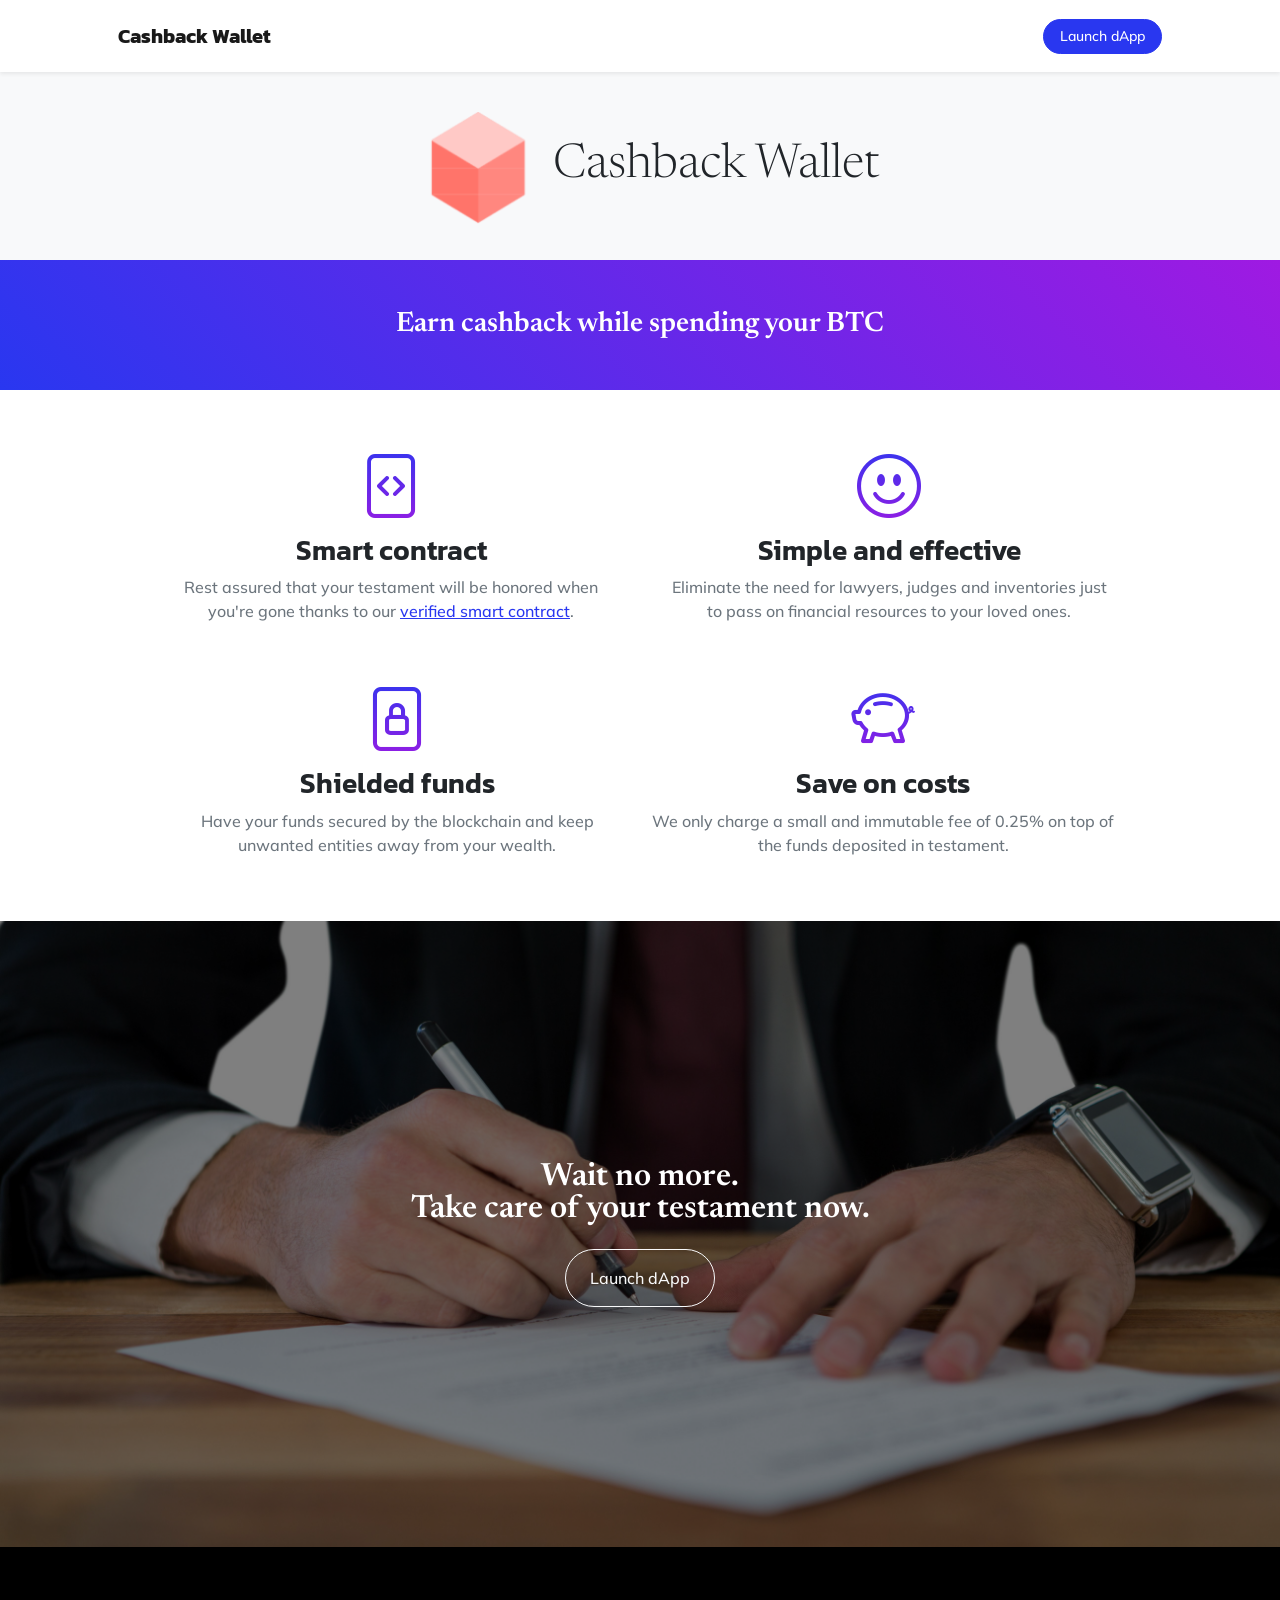
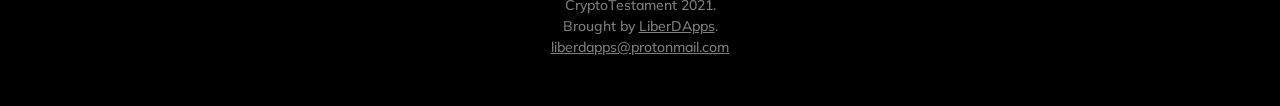
<file: index.html>
<!DOCTYPE html>
<html lang="en">

<head>
  <meta charset="utf-8">
  <meta http-equiv="X-UA-Compatible" content="IE=edge">
  <meta name="viewport" content="width=device-width, initial-scale=1">
  <title>Cashback Wallet | Earn cashback while spending your BTC</title>
  <link href="css/styles.css" rel="stylesheet" />
  <link href="https://cdn.jsdelivr.net/npm/bootstrap-icons@1.5.0/font/bootstrap-icons.css" rel="stylesheet" />
  <link rel="preconnect" href="https://fonts.gstatic.com" />
  <link href="https://fonts.googleapis.com/css2?family=Newsreader:ital,wght@0,600;1,600&amp;display=swap"
    rel="stylesheet" />
  <link
    href="https://fonts.googleapis.com/css2?family=Mulish:ital,wght@0,300;0,500;0,600;0,700;1,300;1,500;1,600;1,700&amp;display=swap"
    rel="stylesheet" />
  <link href="https://fonts.googleapis.com/css2?family=Kanit:ital,wght@0,400;1,400&amp;display=swap" rel="stylesheet" />
  <script src="https://ajax.googleapis.com/ajax/libs/jquery/1.12.4/jquery.min.js"></script>
</head>

<body id="page-top">
  <div id="app">
    <!-- Navigation-->
    <nav class="navbar navbar-expand-lg navbar-light fixed-top shadow-sm" id="mainNav">
      <div class="container px-5">
        <a class="navbar-brand fw-bold" href="#page-top">Cashback Wallet</a>
        <div>
          <a href="app.html" target="_blank" class="btn btn-primary rounded-pill px-3 mb-2 mb-lg-0">
            <span class="d-flex align-items-center">
              <span class="small">Launch dApp</span>
            </span>
          </a>
        </div>
      </div>
    </nav>
    <!-- Mashead header-->
    <header class="masthead">
      <div class="container px-3">
        <div class="d-flex gx-5 align-items-center" style="flex-direction: column">
          <div class="col-xs-12">
            <!-- Mashead text and app badges-->
            <div class="mb-0 text-center">
              <div class="d-flex align-items-center">
                <div class="px-3">
                  <img class="img-fluid" src="assets/img/icon.png" width="120px" />
                </div>
                <div>
                  <h1 class="display-5 lh-1 mb-2">Cashback Wallet</h1>
                </div>
              </div>
            </div>
          </div>
        </div>
      </div>
    </header>
    <!-- Quote/testimonial aside-->
    <aside class="text-center bg-gradient-primary-to-secondary">
      <div class="container px-5">
        <div class="row gx-5 justify-content-center">
          <div class="col-sm-12">
            <div class="h2 fs-3 text-white mb-0">
              <p class="mb-0">Earn cashback while spending your BTC</p>
            </div>
          </div>
        </div>
      </div>
    </aside>
    <!-- App features section-->
    <section id="features">
      <div class="container px-5">
        <div class="row gx-5 align-items-center mb-3">
          <div class="col-sm-12 mb-0">
            <div class="container-fluid px-5">
              <div class="row gx-5">
                <div class="col-lg-6 mb-5">
                  <!-- Feature item-->
                  <div class="text-center">
                    <i class="bi-file-code icon-feature text-gradient d-block mb-0"></i>
                    <h3 class="font-alt">Smart contract</h3>
                    <p class="text-muted mb-0">Rest assured that your testament will be honored when you're gone thanks
                      to our <a href="https://explorer.rsk.co/address/0x9f386392833fa09b9064cc49f0acbb20d4d1937b" target="_blank">verified smart contract</a>.</p>
                  </div>
                </div>
                <div class="col-lg-6 mb-5">
                  <!-- Feature item-->
                  <div class="text-center">
                    <i class="bi-emoji-smile icon-feature text-gradient d-block mb-0"></i>
                    <h3 class="font-alt">Simple and effective</h3>
                    <p class="text-muted mb-0">Eliminate the need for lawyers, judges and inventories just to pass on
                      financial resources to your loved ones.</p>
                  </div>
                </div>
              </div>
              <div class="row">
                <div class="col-lg-6 mb-5 mb-lg-0">
                  <!-- Feature item-->
                  <div class="text-center">
                    <i class="bi-file-lock icon-feature text-gradient d-block mb-0"></i>
                    <h3 class="font-alt">Shielded funds</h3>
                    <p class="text-muted mb-0">Have your funds secured by the blockchain and keep unwanted entities away
                      from your wealth.</p>
                  </div>
                </div>
                <div class="col-lg-6  mb-0">
                  <!-- Feature item-->
                  <div class="text-center">
                    <i class="bi-piggy-bank icon-feature text-gradient d-block mb-0"></i>
                    <h3 class="font-alt">Save on costs</h3>
                    <p class="text-muted mb-0"> We only charge a small and immutable fee of 0.25% on top of the funds
                      deposited in testament.</p>
                  </div>
                </div>
              </div>
            </div>
          </div>
        </div>
      </div>
    </section>

    <!-- Call to action section-->
    <section class="cta">
      <div class="cta-content">
        <div class="container px-5 text-center">
          <h2 class="text-white display-7 lh-1 mb-4">
            Wait no more.
            <br />
            Take care of your testament now.
          </h2>
          <a class="btn btn-outline-light py-3 px-4 rounded-pill" target="_blank" href="app.html">Launch dApp</a>
        </div>
      </div>
    </section>
    <!-- Footer-->
    <footer class="bg-black text-center py-5">
      <div class="container px-5">
        <div class="text-white-50 small">
          <div class="mb-0">CryptoTestament 2021.</div>
          <div class="mb-0">
            Brought by <u><a href="/" target="_blank">LiberDApps</a></u>.
          </div>
          <div class="mb-0">
            <u><a href="mailto:liberdapps@protonmail.com">liberdapps@protonmail.com</a></u>
          </div>
        </div>
      </div>
    </footer>
  </div>

  <!-- Include all compiled plugins (below), or include individual files as needed -->
  <script src="./js/bootstrap.min.js"></script>
  <script>if(!sessionStorage.getItem("_swa")&&document.referrer.indexOf(location.protocol+"//"+location.host)!== 0){fetch("https://counter.dev/track?"+new URLSearchParams({referrer:document.referrer,screen:screen.width+"x"+screen.height,user:"ldapps",utcoffset:"0"}))};sessionStorage.setItem("_swa","1");</script>
</body>


</html>
</file>
